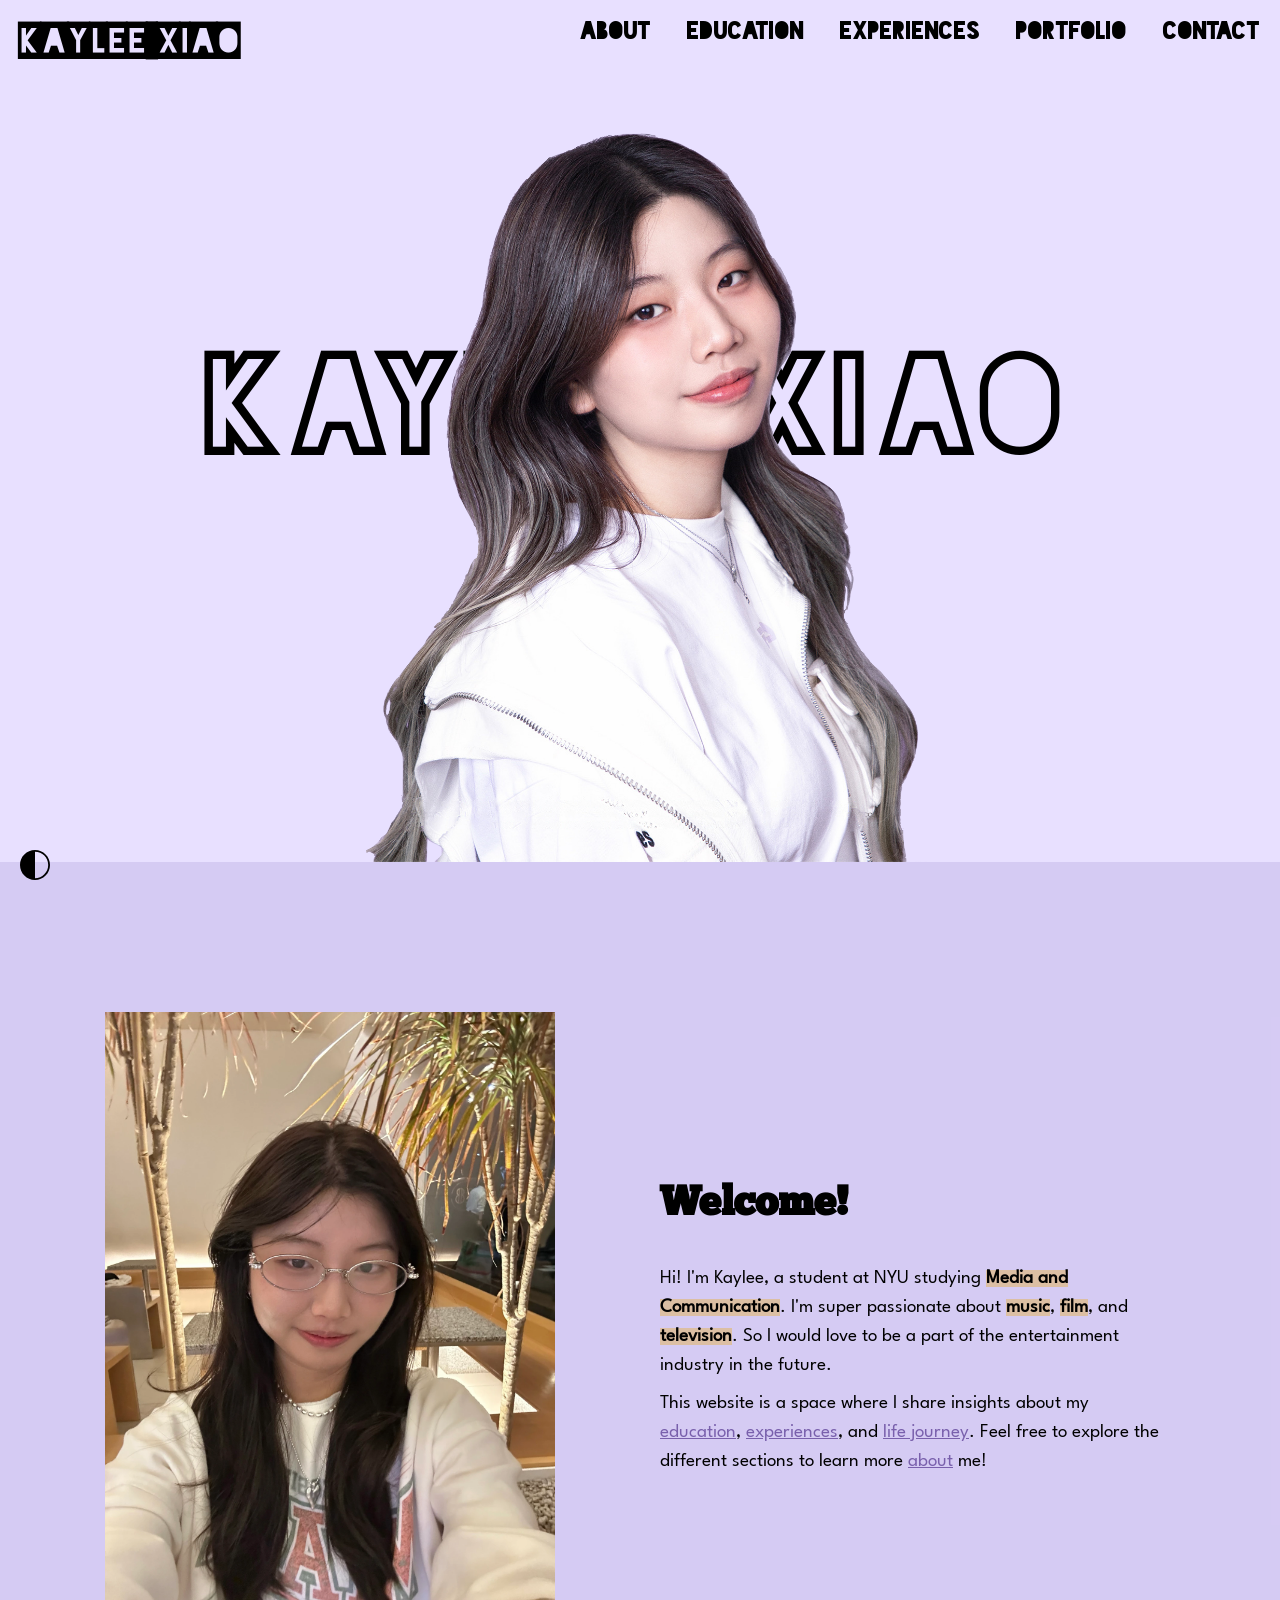
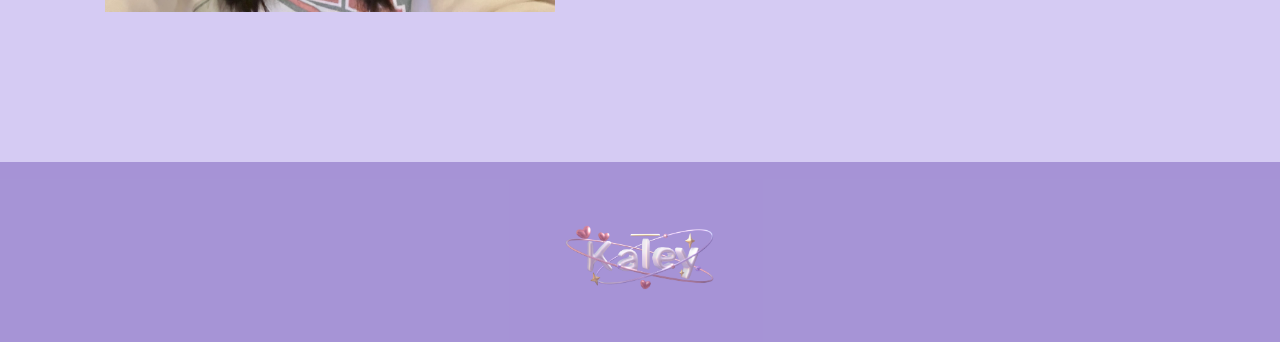
<file: personal-site/content.html>
<!DOCTYPE html>
<html>
    <head>
        <meta charset="utf-8">
        <title>Kaylee Xiao</title>
        <meta name="viewport" content="width=device-width, initial-scale=1.0">

        <link rel="icon" href="svglogo.svg" type="image/svg+xml">
        <link rel="stylesheet" href="style.css">
        <style>.cover .background-image{max-height:89vh;align-self:flex-end}</style>

        <meta name="description" content="Hi! I'm Kaylee, a student at NYU studying Media and Communication. Welcome to my personal website where I share about my education, experiences, and life.">

        <meta name="keywords" content="NYU, student, Kaylee Xiao, personal website">
    </head>
    <body>
        <header>
            <div class="top-bar">
                <h1><a href="content.html">Kaylee Xiao</a></h1>

                <svg class="menu" viewBox="0 0 30 30" role="button">
                    <title>Navigation Menu Icon</title>
                    <line x1="8" x2="22" y1="12" y2="12" stroke-linecap="round" stroke-width="3"/>
                    <line x1="8" x2="22" y1="18" y2="18" stroke-linecap="round"stroke-width="3"/>
                    <line x1="8" x2="22" y1="24" y2="24" stroke-linecap="round"stroke-width="3"/>
                </svg>
            </div>

            <nav>
                <a href="pages/about.html">About</a>
                <a href="pages/education.html">Education</a>
                <a href="pages/experience.html">Experiences</a>
                <a href="pages/portfolio.html">Portfolio</a>
                <a href="pages/contact.html">Contact</a>
            </nav>
            
        </header>

        <main>
            <div class="cover">
                <h2 class="title">Kaylee Xiao</h2>

                <img class="background-image" src="images/hero-portrait.png" width="1200" height=auto alt="Portrait of Me">
            </div>

            <div class="container grid-layout">
                <img src="images/welcome-1500.webp" width="1500" height=auto alt="Welcome" srcset="images/welcome-1500.webp 1500w, images/welcome-1000.webp 1000w, images/welcome-500.webp 500w" sizes="(max-width: 500px) 500px, (max-width: 1000px) 1000px, 1500px">

                <div class="text">
                    <h3>Welcome!</h3>

                    <p>Hi! I'm Kaylee, a student at NYU studying <span class="highlight">Media and Communication</span>. I'm super passionate about <span class="highlight">music</span>, <span class="highlight">film</span>, and <span class="highlight">television</span>. So I would love to be a part of the entertainment industry in the future. </p>
                    <p>This website is a space where I share insights about my <a href="pages/education.html"title="Navigate to Education page">education</a>, <a href="pages/experience.html"title="Navigate to Experiences page">experiences</a>, and <a href="pages/life.html"title="Navigate to Life page">life journey</a>. Feel free to explore the different sections to learn more <a href="pages/about.html"title="Navigate to About page">about</a> me!</p>
                </div>
            </div>
        </main>

        <svg id="color-mode" viewBox="0 0 100 100" aria-label="Toggle color mode">
            <title>Toggle color mode</title>
            <path d="m50,0C22.39,0,0,22.39,0,50s22.39,50,50,50,50-22.39,50-50S77.61,0,50,0Zm0,94V6c24.26,0,44,19.74,44,44s-19.74,44-44,44Z"/>
        </svg>

        <footer>
            <div class="footer">
                <a href="content.html">
                    <title>Go to Home Page</title>
                    <img src="icon.png" alt="Kaylee Xiao Icon" id="icon">
                </a>
            </div>
        </footer>

        <script src="script.js"></script>
    </body>
</html>
</file>
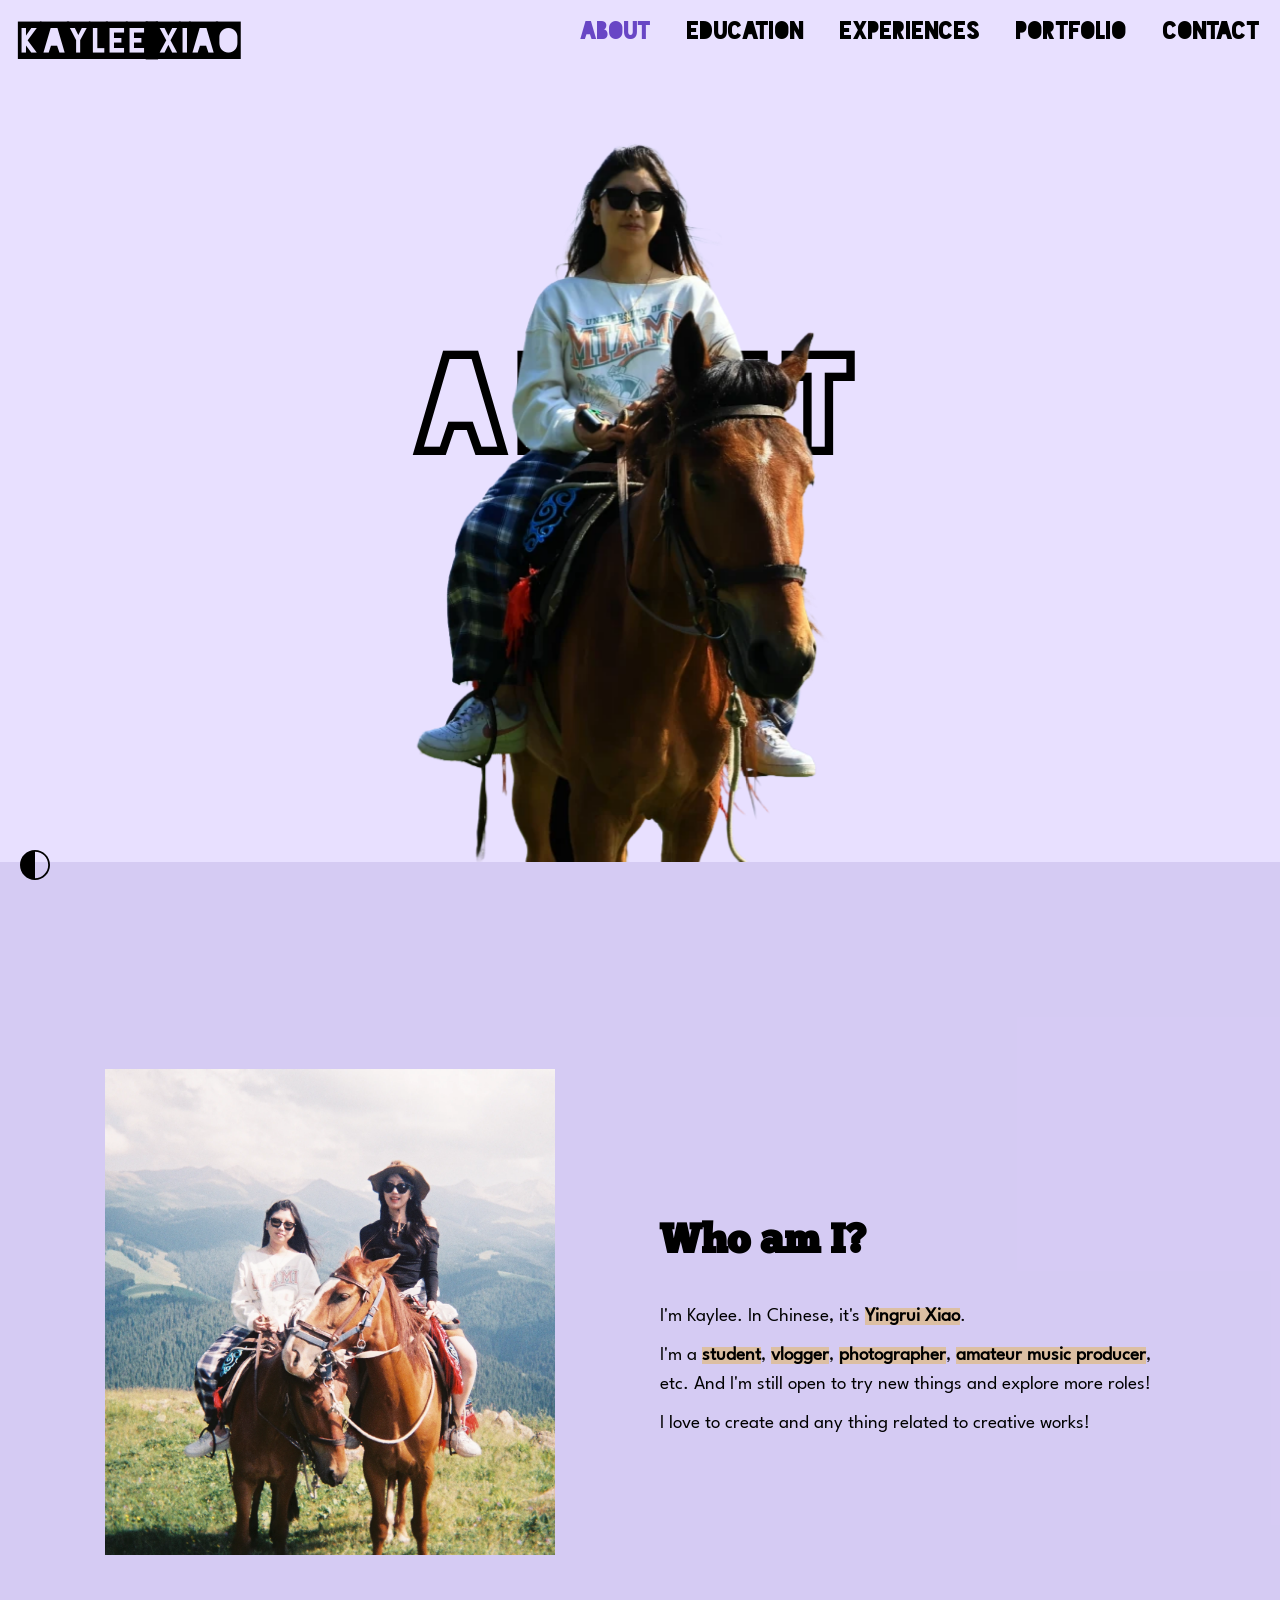
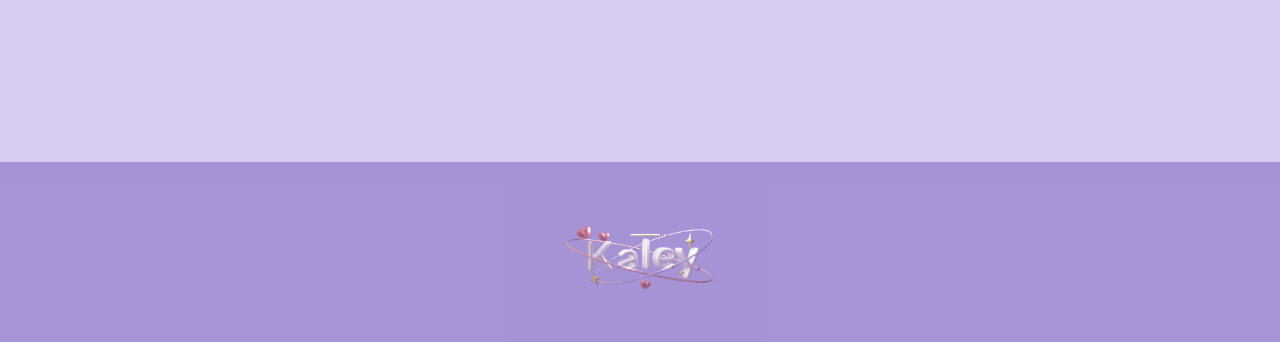
<file: personal-site/pages/about.html>
<!DOCTYPE html>
<html>
    <head>
        <meta charset="utf-8">
        <title>About Kaylee Xiao</title>
        <meta name="viewport" content="width=device-width, initial-scale=1.0">

        <link rel="icon" href="../svglogo.svg" type="image/svg+xml">
        <link rel="stylesheet" href="../style.css">
    </head>
    <body>
        <header>
            <div class="top-bar">
                <h1><a href="../content.html">Kaylee Xiao</a></h1>

                <svg class="menu" viewBox="0 0 30 30" role="button">
                    <title>Navigation Menu Icon</title>
                    <line x1="8" x2="22" y1="12" y2="12" stroke-linecap="round" stroke-width="3"/>
                    <line x1="8" x2="22" y1="18" y2="18" stroke-linecap="round"stroke-width="3"/>
                    <line x1="8" x2="22" y1="24" y2="24" stroke-linecap="round"stroke-width="3"/>
                </svg>
            </div>

            <nav>
                <a href="about.html" class="selected">About</a>
                <a href="education.html">Education</a>
                <a href="experience.html">Experiences</a>
                <a href="portfolio.html">Portfolio</a>
                <a href="contact.html">Contact</a>
            </nav>
            
        </header>

        <main>
            <div class="cover">
                <h2 class="title">About</h2>

                <img class="background-image" src="../images/cover3-1500.webp" width="1500" height=auto alt="Me on Horse" srcset="../images/cover3-1500.webp 1500w, ../images/cover3-1000.webp 1000w, ../images/cover3-500.webp 500w" sizes="(max-width: 500px) 500px, (max-width: 1000px) 1000px, 1500px">
            </div>

            <div class="container grid-layout">
                <img src="../images/about-1500.webp" width="1500" height=auto alt="Me on Horse with My Friend" srcset="../images/about-1500.webp 1500w, ../images/about-1000.webp 1000w, ../images/about-500.webp 500w" sizes="(max-width: 500px) 500px, (max-width: 1000px) 1000px, 1500px">

                <div class="text">
                    <h3>Who am I?</h3>

                    <p>I'm Kaylee. In Chinese, it's <span class="highlight">Yingrui Xiao</span>. </p>
                    <p>I'm a <span class="highlight">student</span>, <span class="highlight">vlogger</span>, <span class="highlight">photographer</span>, <span class="highlight">amateur music producer</span>, etc. And I'm still open to try new things and explore more roles! </p>
                    <p>I love to create and any thing related to creative works!</p>
                </div>
            </div>
        </main>

        <svg id="color-mode" viewBox="0 0 100 100" aria-label="Toggle color mode">
            <title>Toggle color mode</title>
            <path d="m50,0C22.39,0,0,22.39,0,50s22.39,50,50,50,50-22.39,50-50S77.61,0,50,0Zm0,94V6c24.26,0,44,19.74,44,44s-19.74,44-44,44Z"/>
        </svg>

        <footer>
            <div class="footer">
                <a href="../content.html">
                    <title>Go to Home Page</title>
                    <img src="../icon.png" alt="Kaylee Xiao Icon" id="icon">
                </a>
            </div>
        </footer>

        <script src="../script.js"></script>
    </body>
</html>
</file>
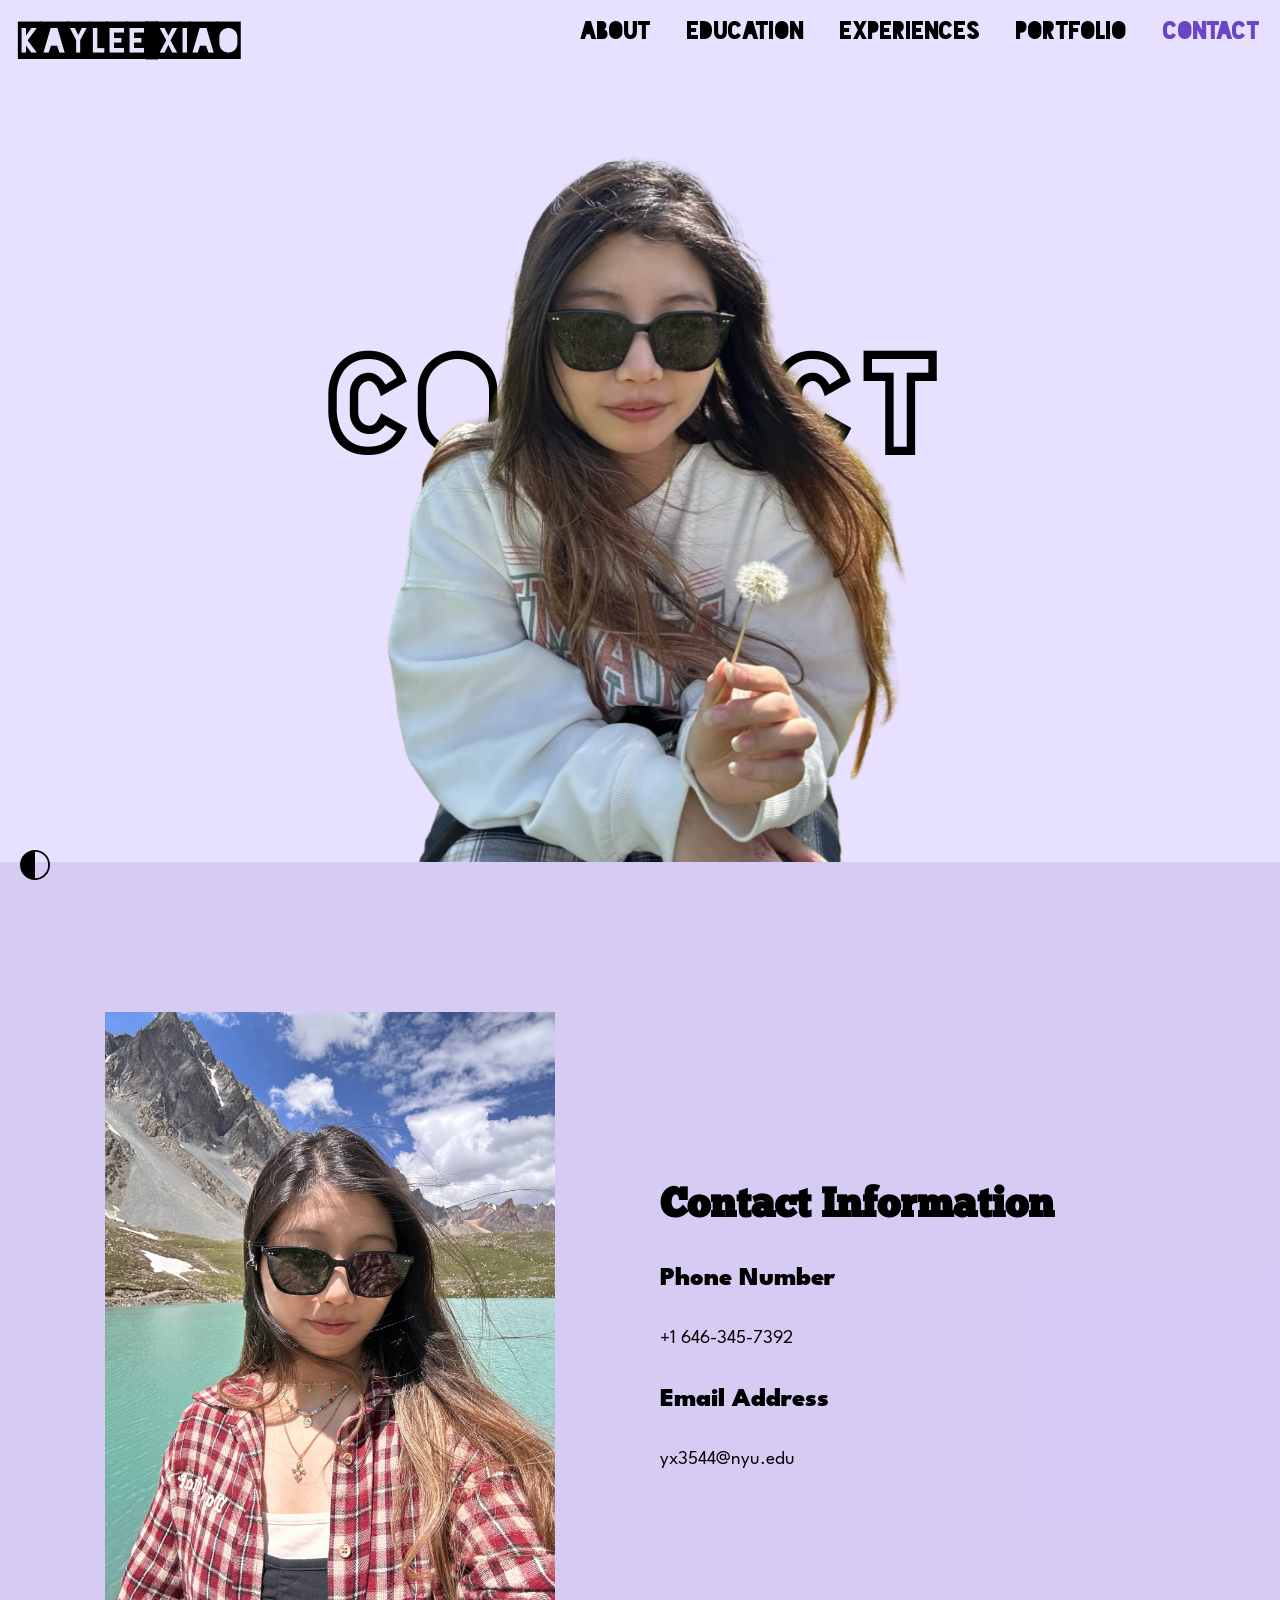
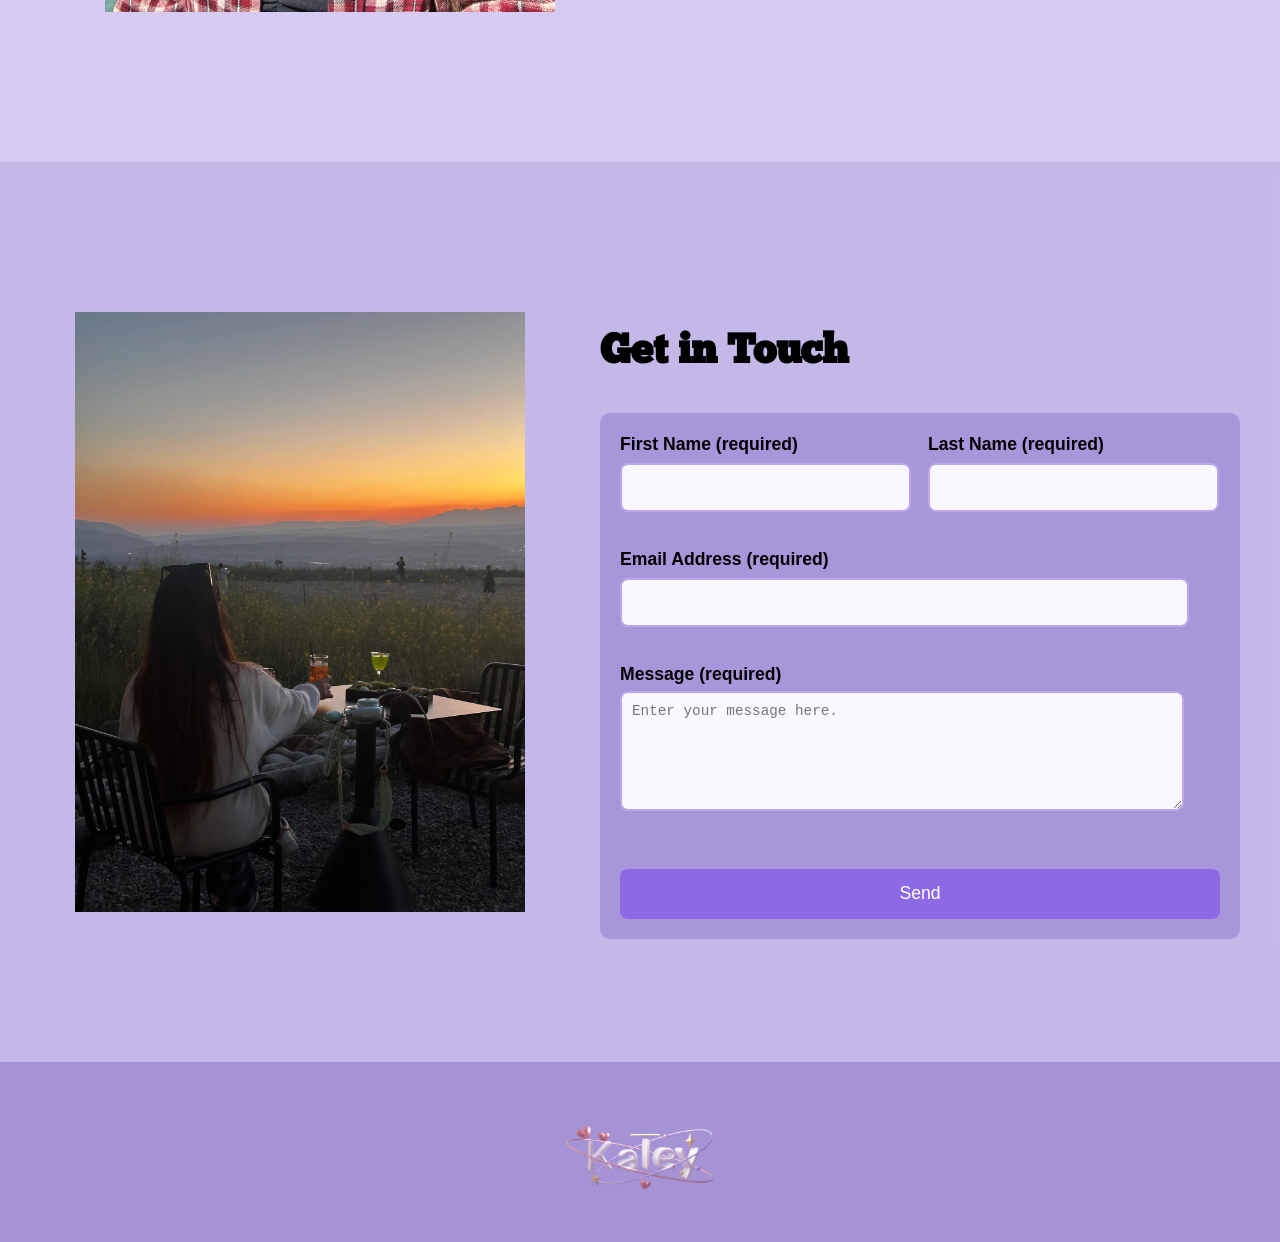
<file: personal-site/pages/contact.html>
<!DOCTYPE html>
<html>
    <head>
        <meta charset="utf-8">
        <title>Kaylee Xiao's Contact</title>
        <meta name="viewport" content="width=device-width, initial-scale=1.0">

        <link rel="icon" href="../svglogo.svg" type="image/svg+xml">
        <link rel="stylesheet" href="../style.css">
    </head>
    <body>
        <header>
            <div class="top-bar">
                <h1><a href="../content.html">Kaylee Xiao</a></h1>

                <svg class="menu" viewBox="0 0 30 30" role="button">
                    <title>Navigation Menu Icon</title>
                    <line x1="8" x2="22" y1="12" y2="12" stroke-linecap="round" stroke-width="3"/>
                    <line x1="8" x2="22" y1="18" y2="18" stroke-linecap="round"stroke-width="3"/>
                    <line x1="8" x2="22" y1="24" y2="24" stroke-linecap="round"stroke-width="3"/>
                </svg>
            </div>

            <nav>
                <a href="about.html">About</a>
                <a href="education.html">Education</a>
                <a href="experience.html">Experiences</a>
                <a href="portfolio.html">Portfolio</a>
                <a href="contact.html" class="selected">Contact</a>
            </nav>
            
        </header>

        <main>
            <div class="cover">
                <h2 class="title">Contact</h2>

                <img class="background-image" src="../images/cover2-1500.webp" width="1500" height=auto alt="Me in Xinjiang" srcset="../images/cover2-1500.webp 1500w, ../images/cover2-1000.webp 1000w, ../images/cover2-500.webp 500w" sizes="(max-width: 500px) 500px, (max-width: 1000px) 1000px, 1500px">
            </div>

            <div class="container grid-layout">
                <img src="../images/contact-1500.webp" width="1500" height=auto alt="Me in Xinjiang 2" srcset="../images/contact-1500.webp 1500w, ../images/contact-1000.webp 1000w, ../images/contact-500.webp 500w" sizes="(max-width: 500px) 500px, (max-width: 1000px) 1000px, 1500px">

                <div class="text">
                    <h3>Contact Information</h3>

                    <div id="container-a">
                        <h4>Phone Number</h4>
                        <p>+1 646-345-7392</p>
                    </div>

                    <div id="container-b">
                        <h4>Email Address</h4>
                        <p>yx3544@nyu.edu</p>
                    </div>
                </div>
            </div>

            <div class="container2 grid-layout">
                <img src="../images/form-1500.webp" width="1500" height=auto alt="Me in Xinjiang 3" srcset="../images/form-1500.webp 1500w, ../images/form-1000.webp 1000w, ../images/form-500.webp 500w" sizes="(max-width: 500px) 500px, (max-width: 1000px) 1000px, 1500px">

                <div class="text">
                    <h3>Get in Touch</h3>

                    <form method="post" action="https://formspree.io/f/mqevdpoy" class="contact-form">
                        <input type="hidden" name="_subject" value="New message from your portfolio site">
                        <div class="two-column">
                            <label>
                                First Name (required)
                                <input type="text" name="first-name" required>
                            </label>

                            <label>
                                Last Name (required)
                                <input type="text" name="last-name" required>
                            </label>
                        </div>

                        <label>
                            Email Address (required)
                            <input type="email" name="email" required>
                        </label>

                        <label>
                            Message (required)
                            <textarea name="message" cols="36" rows="6" placeholder="Enter your message here." required></textarea>
                        </label>

                        <button type="submit">Send</button>
                    </form>
                </div>
            </div>

        </main>

        <svg id="color-mode" viewBox="0 0 100 100" aria-label="Toggle color mode">
            <title>Toggle color mode</title>
            <path d="m50,0C22.39,0,0,22.39,0,50s22.39,50,50,50,50-22.39,50-50S77.61,0,50,0Zm0,94V6c24.26,0,44,19.74,44,44s-19.74,44-44,44Z"/>
        </svg>

        <footer>
            <div class="footer">
                <a href="../content.html">
                    <title>Go to Home Page</title>
                    <img src="../icon.png" alt="Kaylee Xiao Icon" id="icon">
                </a>
            </div>
        </footer>

        <script src="../script.js"></script>
    </body>
</html>
</file>
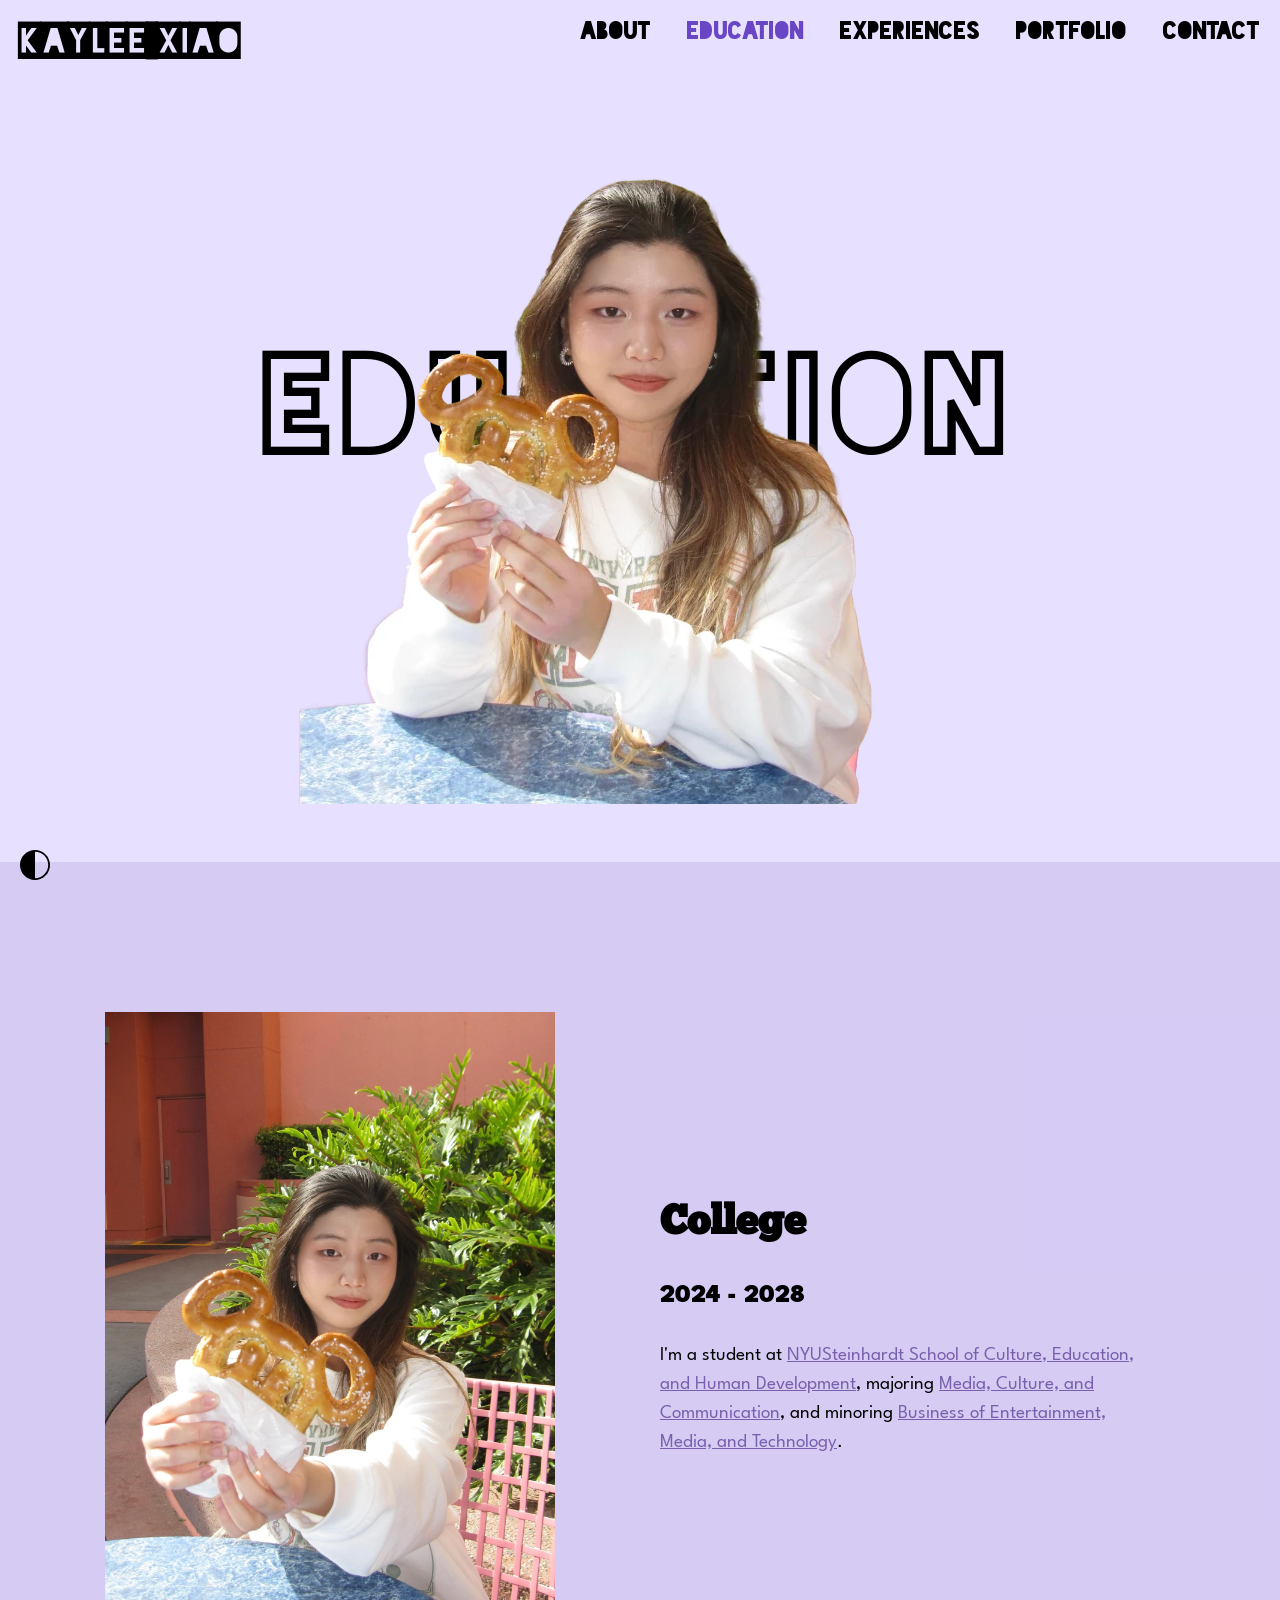
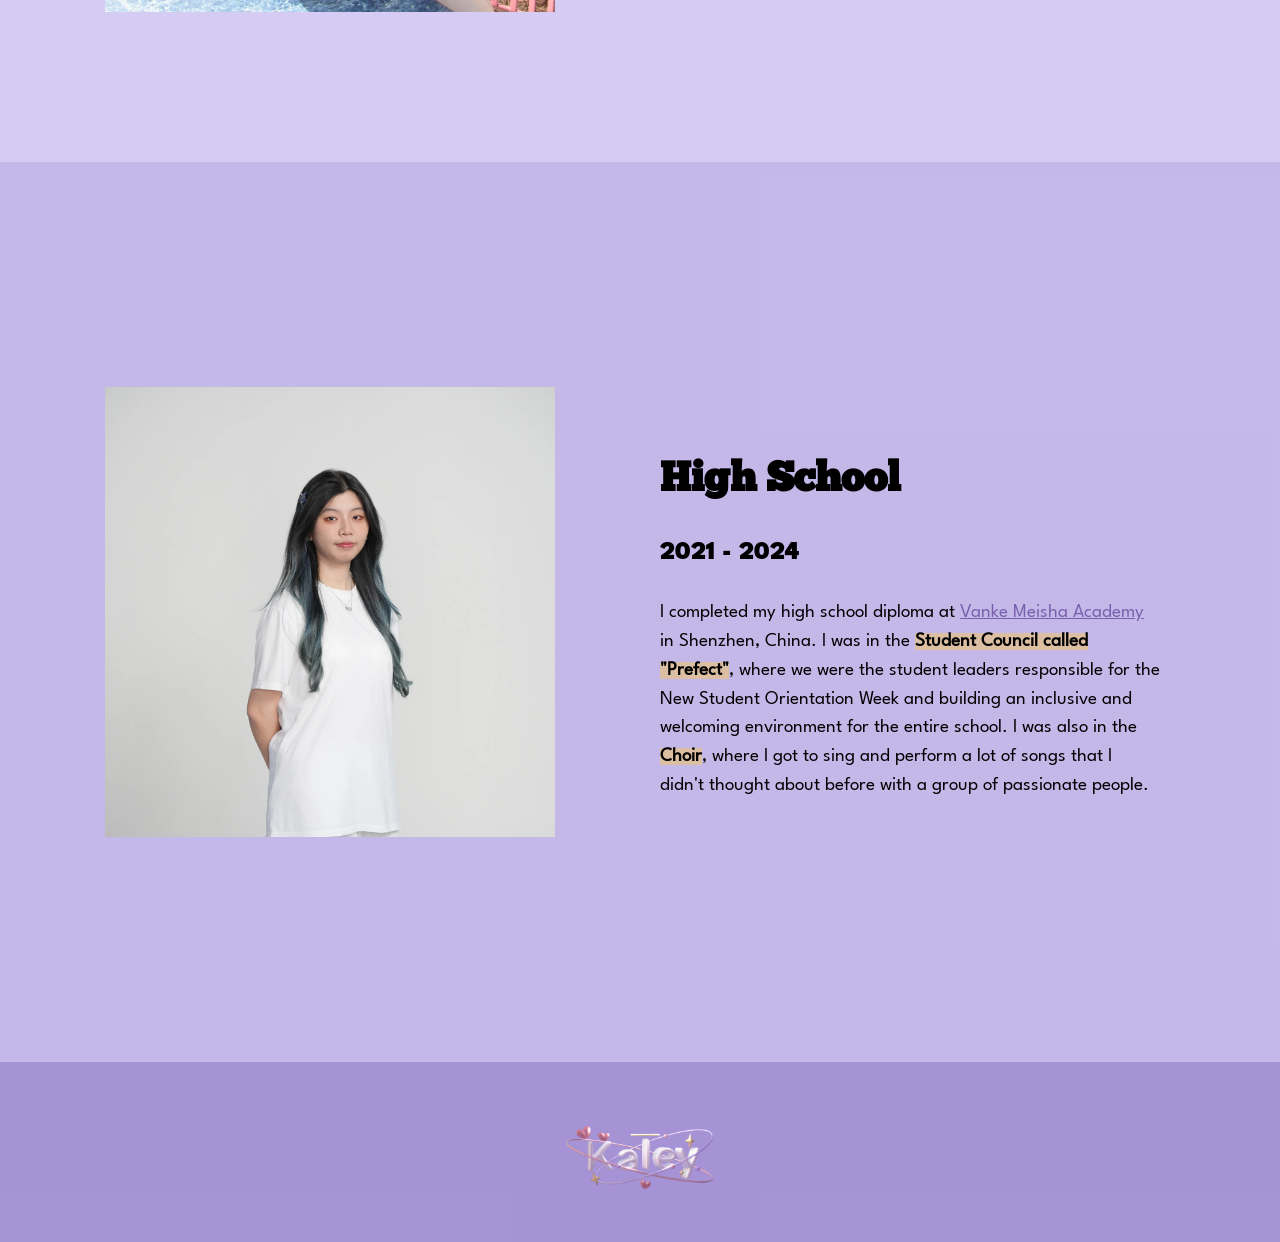
<file: personal-site/pages/education.html>
<!DOCTYPE html>
<html>
    <head>
        <meta charset="utf-8">
        <title>Kaylee Xiao's Education</title>
        <meta name="viewport" content="width=device-width, initial-scale=1.0">

        <link rel="icon" href="../svglogo.svg" type="image/svg+xml">
        <link rel="stylesheet" href="../style.css">
    </head>
    <body>
        <header>
            <div class="top-bar">
                <h1><a href="../content.html">Kaylee Xiao</a></h1>

                <svg class="menu" viewBox="0 0 30 30" role="button">
                    <title>Navigation Menu Icon</title>
                    <line x1="8" x2="22" y1="12" y2="12" stroke-linecap="round" stroke-width="3"/>
                    <line x1="8" x2="22" y1="18" y2="18" stroke-linecap="round"stroke-width="3"/>
                    <line x1="8" x2="22" y1="24" y2="24" stroke-linecap="round"stroke-width="3"/>
                </svg>
            </div>

            <nav>
                <a href="about.html">About</a>
                <a href="education.html" class="selected">Education</a>
                <a href="experience.html">Experiences</a>
                <a href="portfolio.html">Portfolio</a>
                <a href="contact.html">Contact</a>
            </nav>
            
        </header>

        <main>
            <div class="cover">
                <h2 class="title">Education</h2>

                <img class="background-image" src="../images/cover4-1500.webp" width="1500" height=auto alt="Me in Disney World" srcset="../images/cover4-1500.webp 1500w, ../images/cover4-1000.webp 1000w, ../images/cover4-500.webw 500w" sizes="(max-width: 500px) 500px, (max-width: 1000px) 1000px, 1500px">
            </div>

            <div class="container grid-layout">
                <img src="../images/college-1500.webp" width="1500" height=auto alt="Me in Disney World 2" srcset="../images/college-1500.webp 1500w, ../images/college-1000.webp 1000w, ../images/college-500.webp 500w" sizes="(max-width: 500px) 500px, (max-width: 1000px) 1000px, 1500px">

                <div class="text">
                    <h3>College</h3>

                    <h4>2024 - 2028</h4>

                    <p>I'm a student at <a href="https://www.nyu.edu/"title="Navigate to NYU's main page">NYU</a><a href="https://steinhardt.nyu.edu/"title="Navigate to Steinhardt's main page">Steinhardt School of Culture, Education, and Human Development</a>, majoring <a href="https://steinhardt.nyu.edu/departments/media-culture-and-communication"title="Navigate to MCC's main page">Media, Culture, and Communication</a>, and minoring <a href="https://www.stern.nyu.edu/experience-stern/about/departments-centers-initiatives/interdisciplinary-initiatives/entertainment-media-and-technology-program/academic-programs/undergraduate/bemt-minor"title="Navigate to BEMT's main page">Business of Entertainment, Media, and Technology</a>.</p>
                </div>
            </div>

            <div class="container2 grid-layout">
                <img src="../images/highschool-1500.webp" width="1500" height=auto alt="Headshot in High School" srcset="../images/highschool-1500.webp 1500w, ../images/highschool-1000.webp 1000w, ../images/highschool-500.webp 500w" sizes="(max-width: 500px) 500px, (max-width: 1000px) 1000px, 1500px">

                <div class="text">
                    <h3>High School</h3>

                    <h4>2021 - 2024</h4>

                    <p>I completed my high school diploma at <a href="https://www.vma.edu.cn/en/"title="Navigate to VMA's main page">Vanke Meisha Academy</a> in Shenzhen, China. I was in the <span class="highlight">Student Council called "Prefect"</span>, where we were the student leaders responsible for the New Student Orientation Week and building an inclusive and welcoming environment for the entire school. I was also in the <span class="highlight">Choir</span>, where I got to sing and perform a lot of songs that I didn't thought about before with a group of passionate people.</p>
                </div>
            </div>
        </main>

        <svg id="color-mode" viewBox="0 0 100 100" aria-label="Toggle color mode">
            <title>Toggle color mode</title>
            <path d="m50,0C22.39,0,0,22.39,0,50s22.39,50,50,50,50-22.39,50-50S77.61,0,50,0Zm0,94V6c24.26,0,44,19.74,44,44s-19.74,44-44,44Z"/>
        </svg>

        <footer>
            <div class="footer">
                <a href="../content.html">
                    <title>Go to Home Page</title>
                    <img src="../icon.png" alt="Kaylee Xiao Icon" id="icon">
                </a>
            </div>
        </footer>

        <script src="../script.js"></script>
    </body>
</html>
</file>
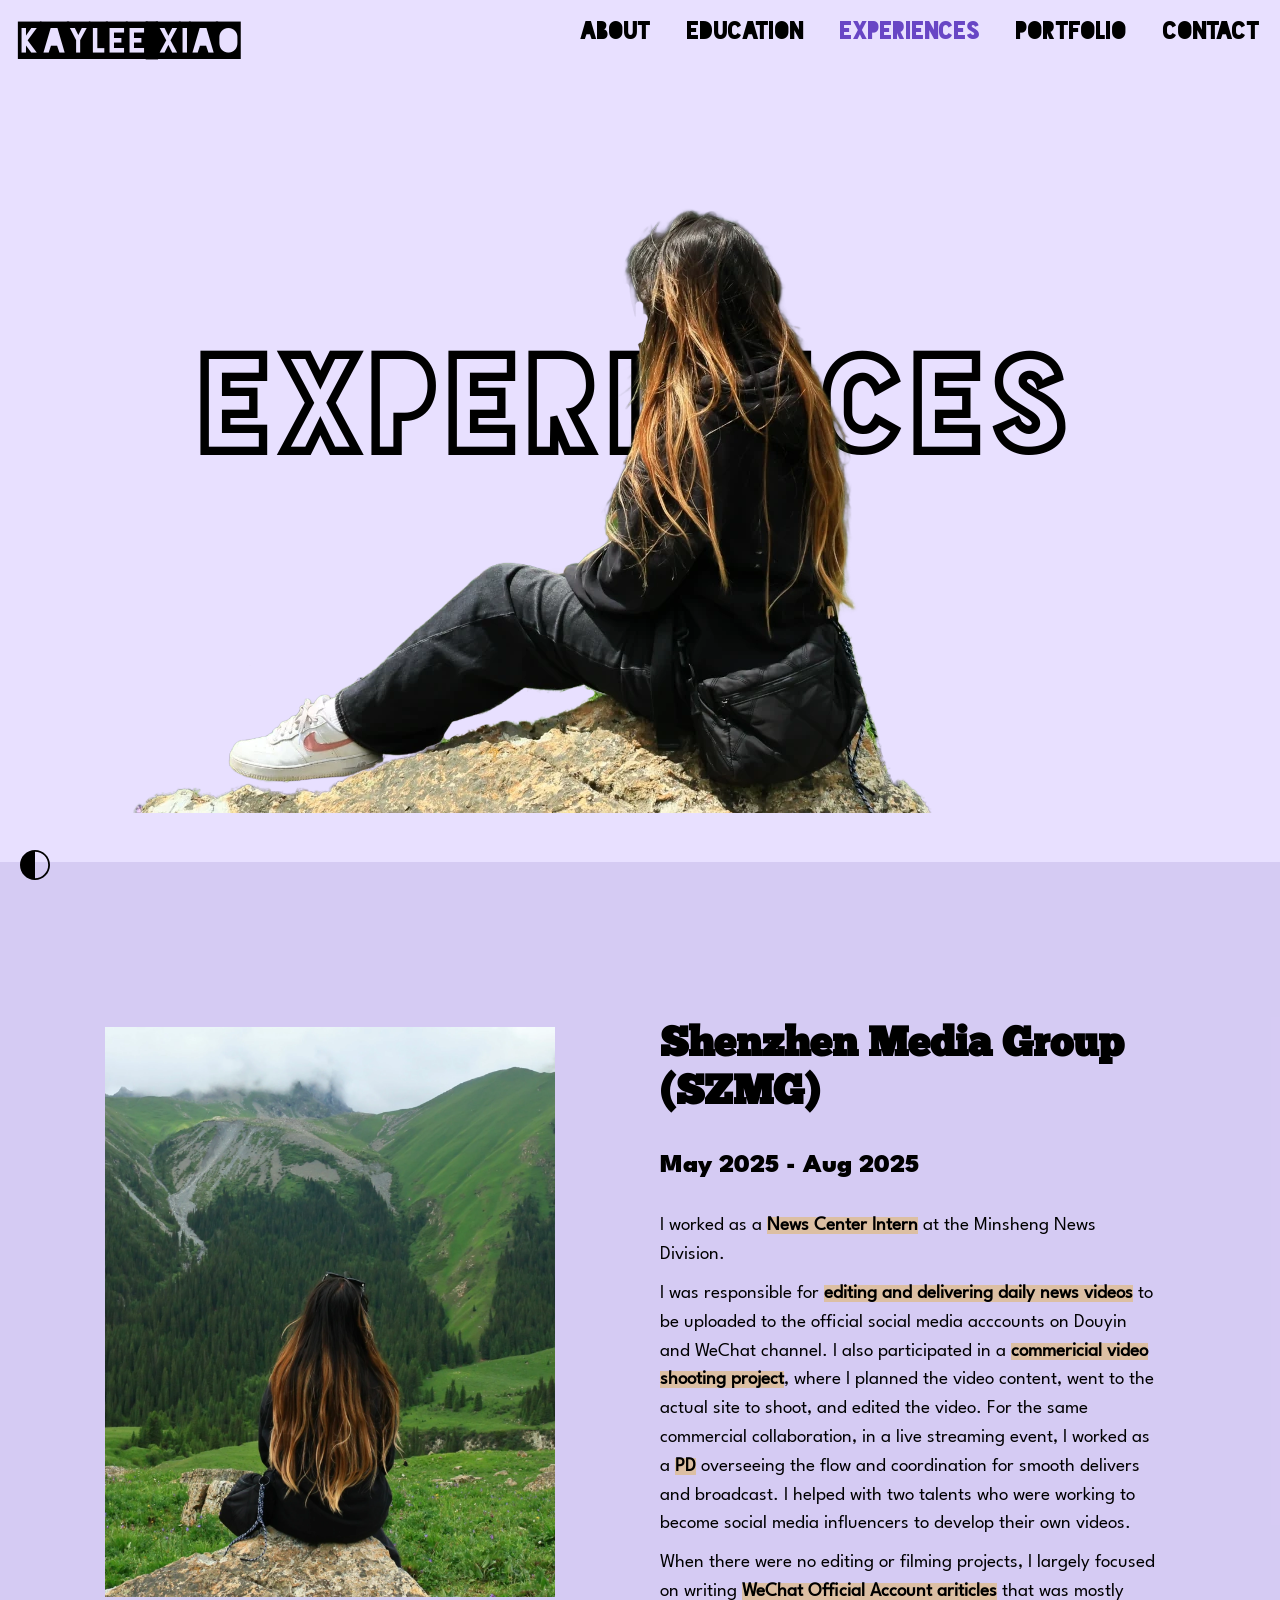
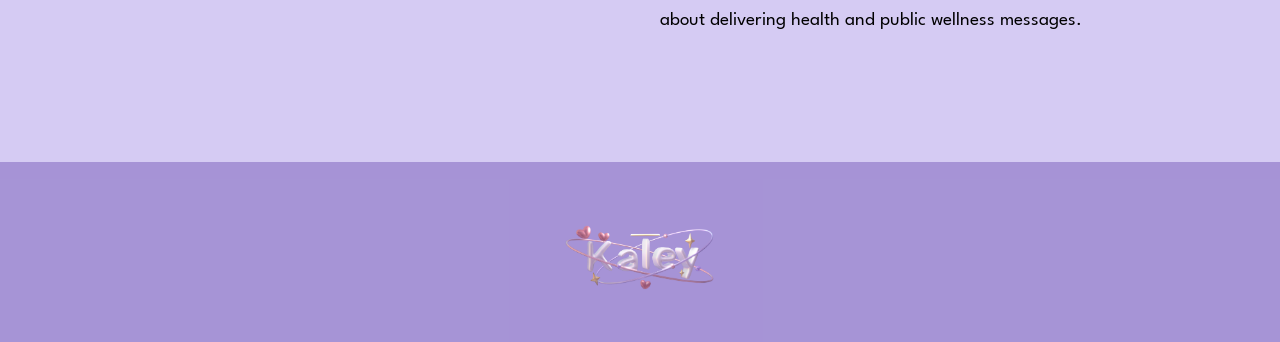
<file: personal-site/pages/experience.html>
<!DOCTYPE html>
<html>
    <head>
        <meta charset="utf-8">
        <title>Kaylee Xiao's Experiences</title>
        <meta name="viewport" content="width=device-width, initial-scale=1.0">

        <link rel="icon" href="../svglogo.svg" type="image/svg+xml">
        <link rel="stylesheet" href="../style.css">
    </head>
    <body>
        <header>
            <div class="top-bar">
                <h1><a href="../content.html">Kaylee Xiao</a></h1>

                <svg class="menu" viewBox="0 0 30 30" role="button">
                    <title>Navigation Menu Icon</title>
                    <line x1="8" x2="22" y1="12" y2="12" stroke-linecap="round" stroke-width="3"/>
                    <line x1="8" x2="22" y1="18" y2="18" stroke-linecap="round"stroke-width="3"/>
                    <line x1="8" x2="22" y1="24" y2="24" stroke-linecap="round"stroke-width="3"/>
                </svg>
            </div>

            <nav>
                <a href="about.html">About</a>
                <a href="education.html">Education</a>
                <a href="experience.html" class="selected">Experiences</a>
                <a href="portfolio.html">Portfolio</a>
                <a href="contact.html">Contact</a>
            </nav>
            
        </header>

        <main>
            <div class="cover">
                <h2 class="title">Experiences</h2>

                <img class="background-image" src="../images/cover6-1500.webp" width="1500" height=auto alt="Me in Xinjiang" srcset="../images/cover6-1500.webp 1500w, ../images/cover6-1000.webp 1000w, ../images/cover6-500.webp 500w" sizes="(max-width: 500px) 500px, (max-width: 1000px) 1000px, 1500px">
            </div>

            <div class="container grid-layout">
                <img src="../images/szmg-1500.webp" width="1500" height=auto alt="Me in Xinjiang 2" srcset="../images/szmg-1500.webp 1500w, ../images/szmg-1000.webp 1000w, ../images/szmg-500.webp 500w" sizes="(max-width: 500px) 500px, (max-width: 1000px) 1000px, 1500px">

                <div class="text">
                    <h3>Shenzhen Media Group (SZMG)</h3>

                    <h4>May 2025 - Aug 2025</h4>

                    <p>I worked as a <span class="highlight">News Center Intern</span> at the Minsheng News Division.</p>
                    <p>I was responsible for <span class="highlight">editing and delivering daily news videos</span> to be uploaded to the official social media acccounts on Douyin and WeChat channel. I also participated in a <span class="highlight">commericial video shooting project</span>, where I planned the video content, went to the actual site to shoot, and edited the video. For the same commercial collaboration, in a live streaming event, I worked as a <span class="highlight">PD</span> overseeing the flow and coordination for smooth delivers and broadcast. I helped with two talents who were working to become social media influencers to develop their own videos. </p>
                    <p>When there were no editing or filming projects, I largely focused on writing <span class="highlight">WeChat Official Account ariticles</span> that was mostly about delivering health and public wellness messages. </p>
                </div>
            </div>
        </main>

        <svg id="color-mode" viewBox="0 0 100 100" aria-label="Toggle color mode">
            <title>Toggle color mode</title>
            <path d="m50,0C22.39,0,0,22.39,0,50s22.39,50,50,50,50-22.39,50-50S77.61,0,50,0Zm0,94V6c24.26,0,44,19.74,44,44s-19.74,44-44,44Z"/>
        </svg>

        <footer>
            <div class="footer">
                <a href="../content.html">
                    <title>Go to Home Page</title>
                    <img src="../icon.png" alt="Kaylee Xiao Icon" id="icon">
                </a>
            </div>
        </footer>

        <script src="../script.js"></script>
    </body>
</html>
</file>
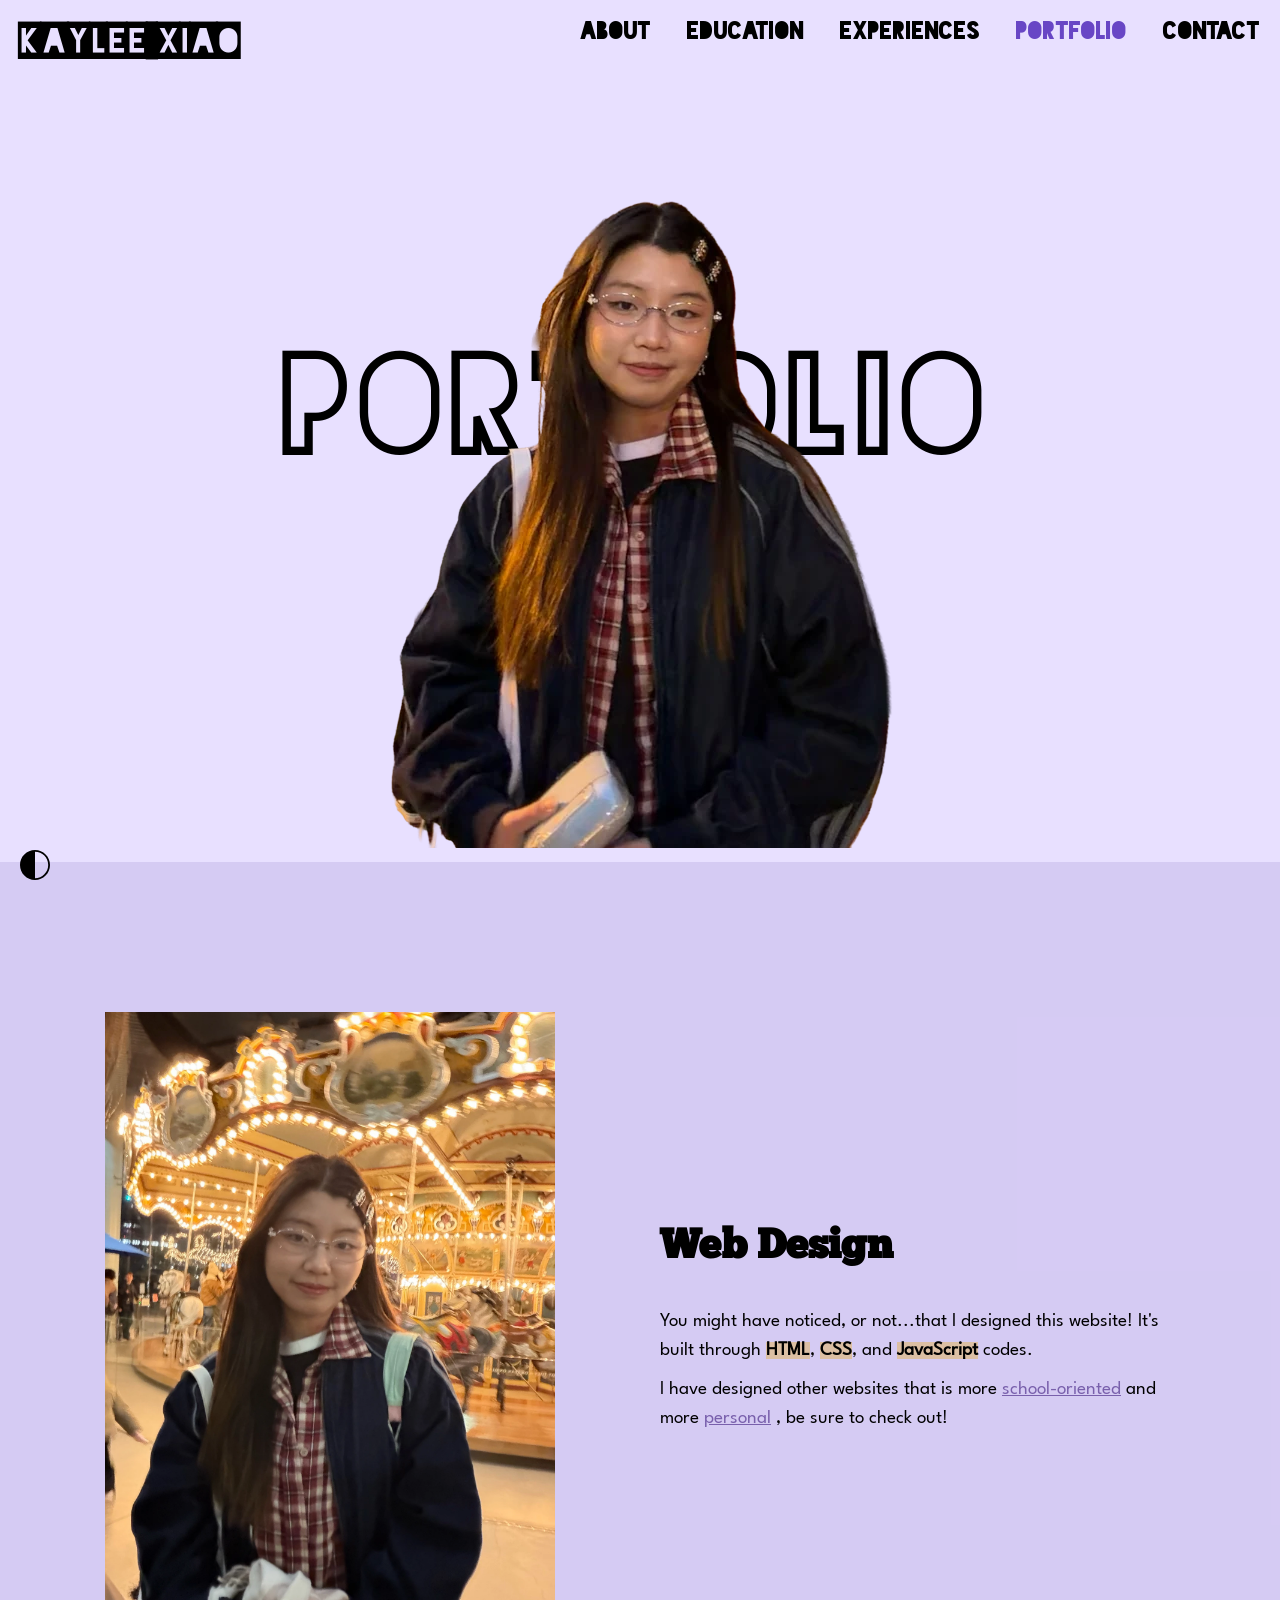
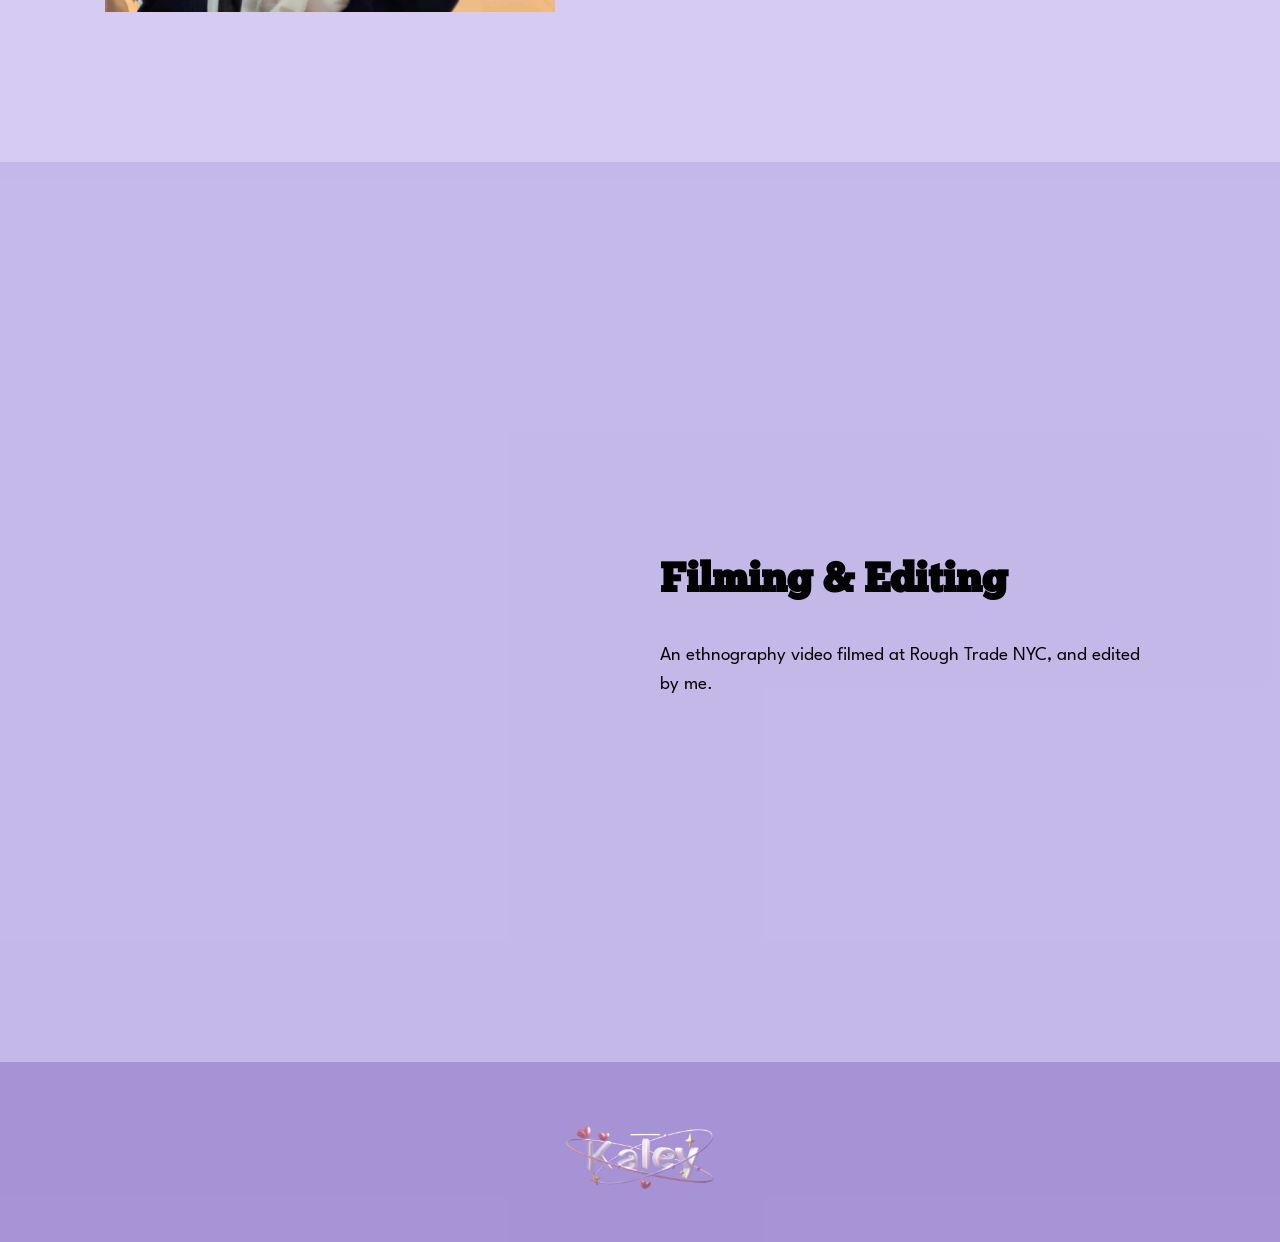
<file: personal-site/pages/portfolio.html>
<!DOCTYPE html>
<html>
    <head>
        <meta charset="utf-8">
        <title>Kaylee Xiao's Portfolio</title>
        <meta name="viewport" content="width=device-width, initial-scale=1.0">

        <link rel="icon" href="../svglogo.svg" type="image/svg+xml">
        <link rel="stylesheet" href="../style.css">
    </head>
    <body>
        <header>
            <div class="top-bar">
                <h1><a href="../content.html">Kaylee Xiao</a></h1>

                <svg class="menu" viewBox="0 0 30 30" role="button">
                    <title>Navigation Menu Icon</title>
                    <line x1="8" x2="22" y1="12" y2="12" stroke-linecap="round" stroke-width="3"/>
                    <line x1="8" x2="22" y1="18" y2="18" stroke-linecap="round"stroke-width="3"/>
                    <line x1="8" x2="22" y1="24" y2="24" stroke-linecap="round"stroke-width="3"/>
                </svg>
            </div>

            <nav>
                <a href="about.html">About</a>
                <a href="education.html">Education</a>
                <a href="experience.html">Experiences</a>
                <a href="portfolio.html" class="selected">Portfolio</a>
                <a href="contact.html">Contact</a>
            </nav>
            
        </header>

        <main>
            <div class="cover">
                <h2 class="title">Portfolio</h2>

                <img class="background-image" src="../images/cover5-1500.webp" width="1500" height=auto alt="Me in NYC" srcset="../images/cover5-1500.webp 1500w, ../images/cover5-1000.webp 1000w, ../images/cover6-500.webp 500w" sizes="(max-width: 500px) 500px, (max-width: 1000px) 1000px, 1500px">
            </div>

            <div class="container grid-layout">
                <img src="../images/webdesign-1500.webp" width="1500" height=auto alt="Me in NYC 2" srcset="../images/webdesign-1500.webp 1500w, ../images/webdesign-1000.webp 1000w, ../images/webdesign-500.webp 500w" sizes="(max-width: 500px) 500px, (max-width: 1000px) 1000px, 1500px">

                <div class="text">
                    <h3>Web Design</h3>

                    <p>You might have noticed, or not...that I designed this website! It's built through <span class="highlight">HTML</span>, <span class="highlight">CSS</span>, and <span class="highlight">JavaScript</span> codes.</p>
                    <p>I have designed other websites that is more <a href="https://i6.cims.nyu.edu/~yx3544/" title="Navigate to My School Project Page">school-oriented</a> and more <a href="https://i6.cims.nyu.edu/~yx3544/me/" title="Navigate to My Personal Page">personal</a> , be sure to check out!</p>
                </div>
            </div>


            <div class="container2 grid-layout">
                <iframe width="560" height="315" style="width:100%;height:auto;aspect-ratio:16/9;border:0" src="https://www.youtube-nocookie.com/embed/S6CiHQ_IUQ4" title="Rough Trade NYC — ethnographic documentary" allow="accelerometer; autoplay; clipboard-write; encrypted-media; gyroscope; picture-in-picture" referrerpolicy="strict-origin-when-cross-origin" allowfullscreen></iframe>

                <div class="text">
                    <h3>Filming & Editing</h3>

                    <p>An ethnography video filmed at Rough Trade NYC, and edited by me. </p>
                </div>
            </div>
        </main>

        <svg id="color-mode" viewBox="0 0 100 100" aria-label="Toggle color mode">
            <title>Toggle color mode</title>
            <path d="m50,0C22.39,0,0,22.39,0,50s22.39,50,50,50,50-22.39,50-50S77.61,0,50,0Zm0,94V6c24.26,0,44,19.74,44,44s-19.74,44-44,44Z"/>
        </svg>

        <footer>
            <div class="footer">
                <a href="../content.html">
                    <title>Go to Home Page</title>
                    <img src="../icon.png" alt="Kaylee Xiao Icon" id="icon">
                </a>
            </div>
        </footer>

        <script src="../script.js"></script>
    </body>
</html>
</file>
<file: personal-site/style.css>
body {
  background-color: var(--bg);
  margin: 0;
  padding: 0;
}

header {
  position: sticky;
  top: 0;
  z-index: 999;
  width: 100%;
  background-color: var(--bg);
  padding: 0;
  display: flex;
  justify-content: space-between;
  align-items: center;
  transition: background-color 0.4s ease, box-shadow 0.4s ease;
}

header.scrolled {
  background-color: var(--scrolled-bg);
  box-shadow: 0 2px 12px rgba(0, 0, 0, 0.15);
}

.top-bar {
  display: flex;
  justify-content: space-between;
  align-items: center;
}

h1 {
  margin: 0;
}

h1 a {
  color: var(--text);
  text-decoration: none;
  font-family: 'Blackout Two Am';
  font-size: 1.1em;
  margin-left: 0.5em;
}

nav {
  display: flex;
  flex-direction: row;
  flex-wrap: wrap;
  justify-content: flex-end;
  column-gap: 1.5rem;
  row-gap: 0.4rem;
  margin-top: 0;
  background: none;
  padding: 0;
  border-radius: 0;
  width: auto;
  margin-right: 0.5em;
}

nav a,
nav span {
  color: var(--text);
  text-decoration: none;
  font-size: 1.5em;
  font-family: 'Blackout Midnight', sans-serif;
  margin-right: 0.5em;
}

nav a:hover {
  opacity: 0.6;
}

header.open nav {
  display: flex;
}

svg.menu {
  display: none;
  stroke: var(--icon);
  width: 2.5em;
  height: 2.5em;
  margin: 20px;
}

svg.menu:hover {
  cursor: pointer;
  opacity: 0.8;
}

svg.menu:active {
  opacity: 0.5;
}

.selected {
  color: var(--selected);
}

.highlight{
  background-color: var(--highlight);
  font-weight: bold;
}

.cover {
  position: relative;
  height: 100vh;
  width: 100%;
  background-color: var(--cover-bg);
  overflow: hidden;
  display: flex;
  justify-content: center;
  align-items: center;
  margin-top: -100px;
}

.title {
  position: absolute;
  font-family: 'Blackout Sunrise', sans-serif;
  font-size: 8em;
  color: var(--text);
  z-index: 997;
  text-align: center;
  letter-spacing: 0.1em;
}

.background-image {
  position: relative;
  z-index: 998;
  max-height: 100vh;
  width: auto;
  display: flex;
  align-items: center;
}

h3 {
  color: var(--text);
  font-family: 'ChunkFive Regular', sans-serif;
  font-size: 2.5em;
}

h4 {
  color: var(--text);
  font-family: 'LeagueSpartan Black', sans-serif;
  font-size: 1.6em;
}

p {
  color: var(--text);
  font-family: 'LeagueSpartan Regular', sans-serif;
  font-size: 1.2em;
  line-height: 1.5em;
  text-align: left;
  max-width: 500px;
  margin: 10px 0;
}

main a:link, 
main a:visited {
  color: var(--link);
  text-decoration: underline;
}

main a:hover {
  color: var(--link-hover);
  background-color: var(--link-bg);
}

main a:active {
  text-decoration: none;
}

.container {
  position: relative;
  width: 100%;
  min-height: 100vh;
  background-color: var(--container);
  padding: 60px 40px;
  box-sizing: border-box;
}

.container2 {
  position: relative;
  width: 100%;
  min-height: 100vh;
  background-color: var(--container2);
  padding: 60px 40px;
  box-sizing: border-box;
}

.grid-layout {
  display: grid;
  grid-template-columns: 1fr 1fr;
  gap: 40px;
  align-items: center;
}

.grid-layout img {
  width: 100%;
  max-width: 450px;
  height: auto;
  justify-self: center;
}

.text-column {
  display: flex;
  flex-direction: column;
  gap: 20px;
  max-width: 600px;
}

.text-column h3 {
  margin: 0;
}

.footer {
  position: relative;
  height: 20vh;
  width: 100%;
  background-color: var(--footer-bg);
  overflow: hidden;
  display: flex;
  justify-content: center;
  align-items: center;
}

#color-mode {
  width: 30px;
  height: auto;
  fill: var(--icon);
  position: fixed;
  display: block;
  left: 20px;
  bottom: 20px;
  cursor: pointer;
  z-index: 100;
}

#mode-status {
  position: fixed;
  left: 60px;
  bottom: 25px;
  font-size: 0.9em;
  font-weight: bold;
  color: var(--icon);
}

#color-mode:hover { opacity: 0.5; }
#color-mode:active { opacity: 1; }

#icon {
  width: 150px;
  height: auto;
  display: block;
  margin: 2em auto;
}

#icon:hover {
  filter: blur(1px);
}

#icon:active {
  opacity: 0.8;
}

form {
  width: 600px;
  background-color: var(--form-bg);
  padding: 20px;
  border-radius: 10px;
  font-family: 'League Spartan Black', sans-serif;
  line-height: 1.4em;
  display: flex;
  flex-direction: column;
  gap: 18px;
  margin: auto;
}

.contact-form label {
  display: block;
  margin-bottom: 1em;
  font-size: 1.1em;
  font-weight: bold;
  color: var(--text);
}

.contact-form input,
.contact-form textarea {
  width: 90%;
  padding: 0.7em;
  margin-top: 0.4em;
  font-size: 1em;
  border: 2px solid #bba7e9;
  border-radius: 8px;
  background-color: #faf8ff;
  outline: none;
}

.two-column {
  display: flex;
  gap: 1em;
}

.two-column label {
  flex: 1;
}

.contact-form button {
  padding: 0.8em 1.5em;
  background-color: #8c6ae6;
  border: none;
  color: white;
  font-size: 1.1em;
  border-radius: 8px;
  cursor: pointer;
  display: block;
  margin-top: 1em;
}

.contact-form button:hover {
  background-color: #6e4cd3;
}

@font-face{
  font-family: 'ChunkFive Regular';
  src: url('fonts/ChunkFive-Regular.woff');
}

@font-face{
  font-family: 'Blackout Midnight';
  src: url('fonts/blackout_midnight-webfont.woff');
}

@font-face{
  font-family: 'Blackout Two Am';
  src: url('fonts/blackout_two_am-webfont.woff');
}

@font-face{
  font-family: 'Blackout Sunrise';
  src: url('fonts/blackout_sunrise-webfont.woff');
}

@font-face{
  font-family: 'LeagueSpartan Black';
  src: url('fonts/LeagueSpartan-Black.woff');
}

@font-face{
  font-family: 'LeagueSpartan Regular';
  src: url('fonts/LeagueSpartan-Regular.woff');
}

:root.light {
  --bg: #e8e0ff;
  --text: black;
  --nav-bg: #bbace9;
  --icon: black;
  --selected: #6846c5;
  --scrolled-bg: #c3b4f5c7;
  --container: #cdc0eeab;
  --container2: #b4a4dfab;
  --link: #7960ac;
  --link-hover: #ebe0ff;
  --link-bg: #784ed286;
  --footer-bg: #866ec2ab;
  --cover-bg: #e8e0ff;
  --highlight: #dcbfa3;
  --form-bg: #9c86d5ab;
}

:root.dark {
  --bg: #a18fd6;
  --text: #f5f5f5;
  --nav-bg: #7b63be;
  --icon: #f5f5f5;
  --selected: #dac8ff;
  --scrolled-bg: #7d6cb0d3;
  --container: #8b78c5;
  --container2: #7f6ab1;
  --link: #ebe0ff;
  --link-hover: #4b387486;
  --link-bg: #b8a6dcc7;
  --footer-bg: #543b8bab;
  --cover-bg: #a18fd6;
  --highlight: #b99879;
  --form-bg: #644a9dab;
}

@media (max-width: 45em) {

  header {
    padding: 0.75em 1em;
    background-color: var(--cover-bg);
    display: block;
  }

  .top-bar {
    display: flex;
    justify-content: space-between;
    align-items: center;
  }

  nav {
    display: none;
    flex-direction: column;
    gap: 0.5em;
    margin-top: 0.75em;
    margin-right: 2em;
    background-color: var(--nav-bg);
    padding: 15px;
    border-radius: 12px;
    width: auto;
  }

  header.open nav {
    display: flex;
  }

  svg.menu {
    display: block;
  }

  .grid-layout {
    grid-template-columns: 1fr;
    gap: 30px;
    text-align: center;
  }

  .grid-layout img {
    max-width: 300px;
    width: 100%;
    justify-self: center;
  }

  .text-column {
    max-width: 100%;
    align-items: center;
    text-align: center;
  }

  .text-column p {
    max-width: 90%;
    margin-left: auto;
    margin-right: auto;
    text-align: center;
  }

  form {
    width: 90%;
    max-width: 400px;
    padding: 16px;
    margin: 20px auto;
  }

  .two-column {
    flex-direction: column;
    gap: 0.8em;
  }

  .contact-form input,
  .contact-form textarea {
    width: 90%;
  }

}

@media (prefers-color-scheme: dark) {
  :root {
    color-scheme: dark;
  }
}
@media (prefers-color-scheme: light) {
  :root {
    color-scheme: light;
  }
}
</file>
